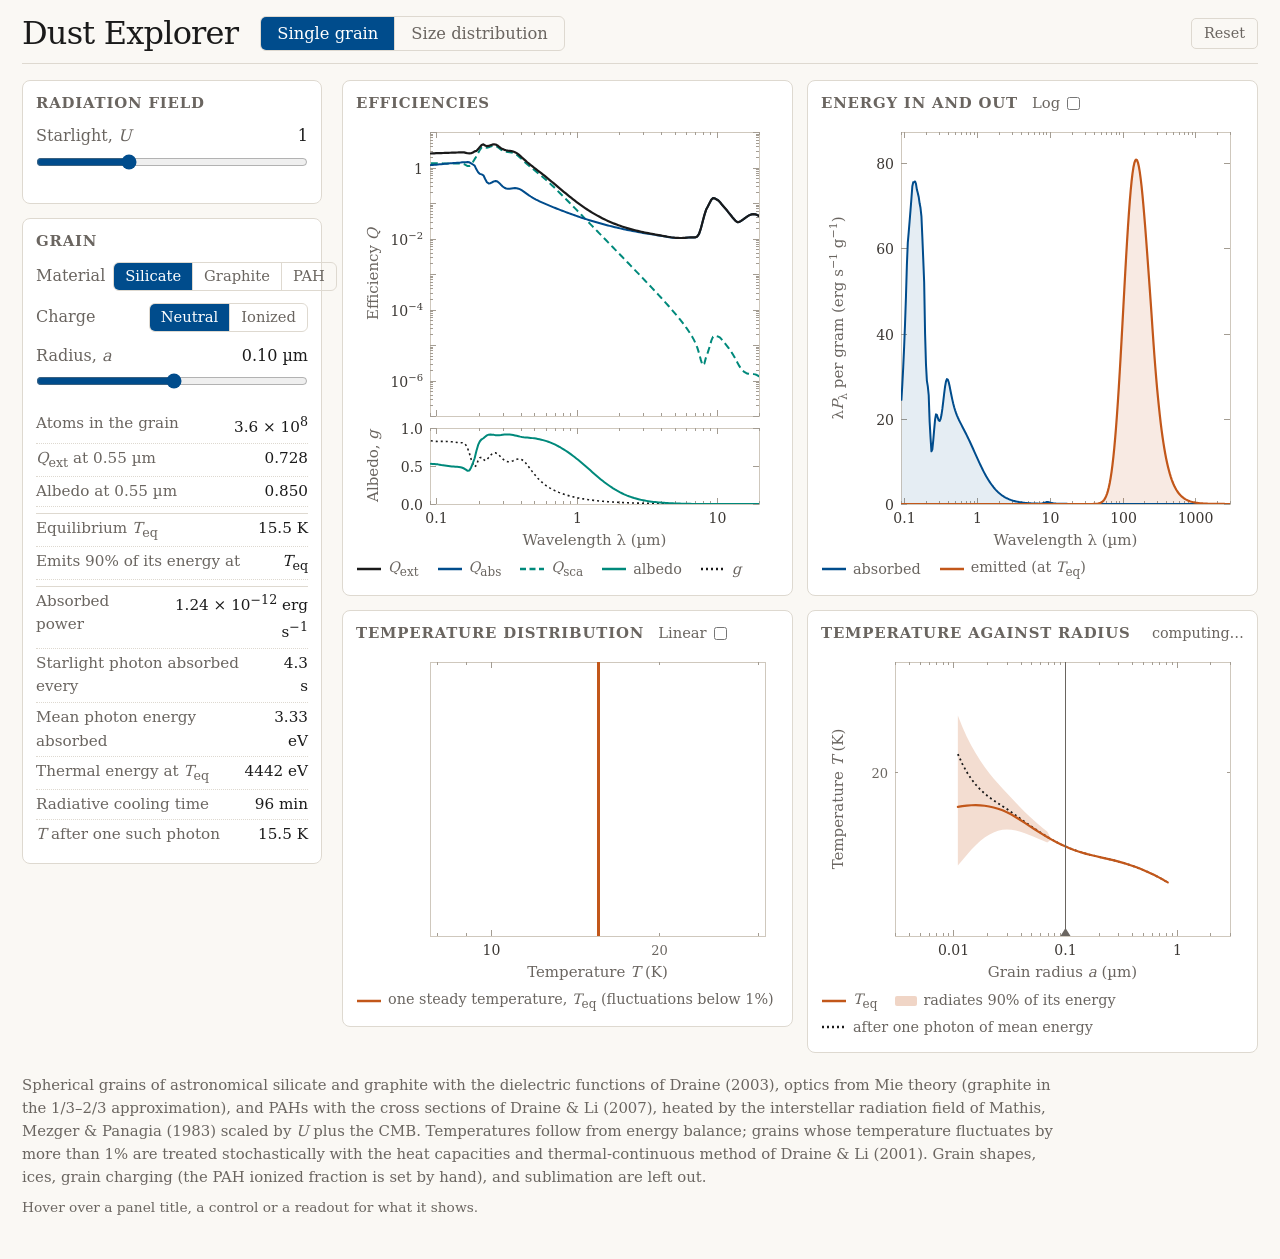
<file: index.html>
<!doctype html>
<html lang="en">
<head>
<meta charset="utf-8">
<meta name="viewport" content="width=device-width, initial-scale=1">
<title>Dust Explorer</title>
<link rel="stylesheet" href="style.css?v=222d54f">
<link rel="icon" href="data:image/svg+xml,%3Csvg xmlns=%27http://www.w3.org/2000/svg%27 viewBox=%270 0 16 16%27%3E%3Ccircle cx=%275%27 cy=%279%27 r=%273%27 fill=%27%23B5533C%27/%3E%3Ccircle cx=%2711%27 cy=%276%27 r=%272%27 fill=%27%232F5D8C%27/%3E%3Ccircle cx=%2710.5%27 cy=%2712%27 r=%271.4%27 fill=%27%23C2571A%27/%3E%3C/svg%3E">
</head>
<body>
<div id="err" hidden></div>
<div id="tip" hidden></div>

<header>
  <div class="bar">
    <span class="mark">Dust Explorer</span>
    <span class="seg tabs" role="tablist">
      <button id="tGrain" type="button" role="tab" title="One spherical grain of a chosen radius: its optics, the energy it absorbs and re-emits, and its temperature.">Single grain</button>
      <button id="tDist" type="button" role="tab" title="A power-law population of silicate and graphite grains: the extinction curve, the albedo, and the infrared spectrum per H nucleus.">Size distribution</button>
    </span>
    <button id="reset" class="ghost" title="Back to the defaults: a 0.1 um silicate grain, the MRN size distribution, and the solar-neighborhood radiation field (U = 1).">Reset</button>
  </div>
</header>

<main>
  <aside>
    <div class="rail">
    <section>
      <h2 title="The heating spectrum is the interstellar radiation field of Mathis, Mezger &amp; Panagia (1983) for the solar neighborhood, with its starlight scaled by U, plus the cosmic microwave background, which is not scaled. U = 1 is the local field; U ~ 10^2-10^5 is typical of photodissociation regions near hot stars.">Radiation field</h2>
      <div class="ctl" title="Starlight intensity relative to the solar neighborhood (Mathis, Mezger &amp; Panagia 1983). The spectral shape is held fixed; only its normalization changes.">
        <label for="sU"><span>Starlight, <i>U</i></span><span class="val" id="vU"></span></label>
        <input type="range" id="sU" min="-2" max="4" step="0.01">
      </div>
    </section>

    <section class="only-grain">
      <h2>Grain</h2>
      <div class="caserow" title="Astronomical silicate (MgFeSiO4, 3.5 g/cm3) or graphite (2.24 g/cm3), with the dielectric functions of Draine (2003), or polycyclic aromatic hydrocarbons with the cross sections of Draine &amp; Li (2007). Graphite is a conductor and absorbs more strongly in the far infrared; its small grains carry the 2175 A resonance. PAHs are large molecules with vibrational bands at 3.3-17 um, blending into graphite above 50 A.">
        <span>Material</span>
        <span class="seg"><button id="mSil" type="button">Silicate</button><button id="mGra" type="button">Graphite</button><button id="mPah" type="button">PAH</button></span>
      </div>
      <div class="caserow" id="chRow" hidden title="Charge state of the PAH. Cations absorb more in the visible and near infrared, and their C-C stretching bands (6-9 um) are an order of magnitude stronger than in neutrals, while the C-H stretch at 3.3 um is weaker.">
        <span>Charge</span>
        <span class="seg"><button id="chNeu" type="button">Neutral</button><button id="chIon" type="button">Ionized</button></span>
      </div>
      <div class="ctl" title="Grain radius. Silicate and graphite use bulk optical constants from 0.003 to 3 um. PAHs run from 3.55 A (20 C atoms, the smallest stable PAH) to 0.03 um, becoming graphite-like above 50 A.">
        <label for="sA"><span>Radius, <i>a</i></span><span class="val" id="vA"></span></label>
        <input type="range" id="sA" min="-2.523" max="0.477" step="0.005">
      </div>
      <div id="readG"></div>
    </section>

    <section class="only-dist">
      <div class="gh"><h2 title="Silicate and graphite follow dn/da proportional to a^-q between a_min and a_max, PAHs a log-normal in radius, each normalized by the number of Si or C atoms per million H nuclei locked into it.">Size distribution</h2>
        <span class="btns"><button id="mrn" class="ghost" type="button" title="Mathis, Rumpl &amp; Nordsieck (1977): q = 3.5 from 0.005 to 0.25 um for both materials, normalized as in Draine &amp; Lee (1984), which places 34 ppm of Si and 298 ppm of C in grains. No PAHs.">MRN</button><button id="mrnp" class="ghost" type="button" title="MRN with 45 ppm of C moved from graphite into PAHs: a log-normal centered at 4 A with width 0.4, the smaller of the two components of Draine &amp; Li (2007), half of them ionized.">MRN + PAHs</button></span></div>
      <div class="mat" id="dSil"></div>
      <div class="mat" id="dGra"></div>
      <div class="mat" id="dPah"></div>
    </section>

    <section class="only-dist">
      <h2>Per H nucleus</h2>
      <div id="readD"></div>
    </section>
    </div>
  </aside>

  <div class="grid only-grain" id="gGrain">
    <section class="panel">
      <div class="ph"><h2 title="Efficiency factors Q = cross section / geometric area pi a^2, from Mie theory. Extinction is absorption plus scattering. Small grains (2 pi a / lambda much less than 1) absorb in proportion to their volume and scatter in proportion to its square, so scattering dies away at long wavelengths; large grains have Q_ext near 2. The lower strip shows the albedo Q_sca/Q_ext and the asymmetry parameter g, the mean cosine of the scattering angle.">Efficiencies</h2></div>
      <canvas id="cvQ" aria-label="Efficiency factors against wavelength"></canvas>
      <canvas id="cvW" aria-label="Albedo and asymmetry parameter against wavelength"></canvas>
      <div class="legend" id="lgQ"></div>
    </section>

    <section class="panel">
      <div class="ph"><h2 title="Power absorbed from the radiation field and power emitted, per gram of dust, as lambda P_lambda on a logarithmic wavelength axis. On this axis the area under each curve is the total power, so the two areas are equal: the grain re-radiates in the infrared everything it absorbs in the ultraviolet and optical.">Energy in and out</h2>
        <span class="c2" title="Logarithmic power axis, to show the Wien tail of the emission and the faint absorption of the CMB near 1 mm."><label for="eLog">Log</label><input type="checkbox" id="eLog"></span>
        <span class="sub" id="eSub"></span></div>
      <canvas id="cvE" aria-label="Absorbed and emitted power against wavelength"></canvas>
      <div class="legend" id="lgE"></div>
    </section>

    <section class="panel">
      <div class="ph"><h2 title="Probability distribution of the grain temperature. A grain large enough to absorb many photons per cooling time holds a steady temperature T_eq set by balancing absorption and emission. A small grain is heated in spikes by single photons and cools between them, so it spends most of its time cold and a small fraction of it very hot. Computed with the thermal-continuous method of Draine &amp; Li (2001).">Temperature distribution</h2>
        <span class="c2" title="Linear probability axis. The logarithmic axis shows the rare hot states, which dominate the short-wavelength emission."><label for="pLin">Linear</label><input type="checkbox" id="pLin"></span></div>
      <canvas id="cvP" aria-label="Temperature probability distribution"></canvas>
      <div class="legend" id="lgP"></div>
    </section>

    <section class="panel">
      <div class="ph"><h2 title="Temperature against radius for the chosen material and field. The line is the equilibrium temperature; the band holds the middle 90% of the temperature distribution; the dotted line is the temperature reached by absorbing one photon of the mean absorbed energy starting from T_eq. Where that photon raises T well above T_eq, the grain is stochastically heated. Click or drag to choose the radius.">Temperature against radius</h2><span class="sub" id="tSub"></span></div>
      <canvas id="cvT" aria-label="Temperature against grain radius"></canvas>
      <div class="legend" id="lgT"></div>
    </section>
  </div>

  <div class="grid only-dist" id="gDist">
    <section class="panel">
      <div class="ph"><h2 title="Where the grains are: mass, or geometric cross section, per decade of radius, per H nucleus. For q = 3.5 the mass is in the largest grains and the surface area in the smallest.">Size distribution</h2>
        <span class="seg sm"><button id="sdMass" type="button">Mass</button><button id="sdArea" type="button">Area</button></span></div>
      <canvas id="cvS" aria-label="Size distribution"></canvas>
      <div class="legend" id="lgS"></div>
    </section>

    <section class="panel">
      <div class="ph"><h2 title="Extinction per H nucleus against inverse wavelength, the usual form of the interstellar extinction curve, and below it the albedo of the whole population. Grains of radius a extinguish most efficiently near 2 pi a / lambda ~ 1-3, so the small grains set the far-ultraviolet rise and the large ones the optical and infrared.">Extinction</h2>
        <span class="seg sm"><button id="xH" type="button" title="A_lambda / N_H in units of 10^-21 mag cm^2">per H</button><button id="xV" type="button" title="A_lambda / A_V">per A<sub>V</sub></button></span>
        <span class="seg sm"><button id="xsMat" type="button" title="Split the extinction and albedo by material">Materials</button><button id="xsSize" type="button" title="Split the extinction and albedo by grain radius: below 0.01 um, 0.01-0.1 um, and above 0.1 um, summed over both materials">Sizes</button></span>
        <span class="seg sm"><button id="xaInv" type="button" title="Inverse wavelength on a linear axis, the usual form of the extinction curve">1/λ</button><button id="xaLam" type="button" title="Wavelength from 0.09 to 1 um on a logarithmic axis">λ</button></span></div>
      <canvas id="cvX" aria-label="Extinction curve"></canvas>
      <canvas id="cvA" aria-label="Albedo against inverse wavelength"></canvas>
      <div class="legend" id="lgX"></div>
    </section>

    <section class="panel wide">
      <div class="ph"><h2 title="Infrared emission per H nucleus, lambda I_lambda / N_H, from every grain in the distribution heated by the chosen field. The smallest grains, heated in spikes, supply the mid-infrared; the large grains in equilibrium supply the far-infrared peak.">Infrared emission</h2>
        <span class="seg sm"><button id="spMat" type="button">Materials</button><button id="spSize" type="button">Sizes</button></span>
        <span class="sub" id="iSub"></span></div>
      <canvas id="cvI" aria-label="Infrared emission spectrum"></canvas>
      <div class="legend" id="lgI"></div>
    </section>
  </div>
</main>

<footer>
  <p>Spherical grains of astronomical silicate and graphite with the dielectric functions of Draine (2003), optics from Mie theory (graphite in the 1/3–2/3 approximation), and PAHs with the cross sections of Draine &amp; Li (2007), heated by the interstellar radiation field of Mathis, Mezger &amp; Panagia (1983) scaled by <i>U</i> plus the CMB. Temperatures follow from energy balance; grains whose temperature fluctuates by more than 1% are treated stochastically with the heat capacities and thermal-continuous method of Draine &amp; Li (2001). Grain shapes, ices, grain charging (the PAH ionized fraction is set by hand), and sublimation are left out.</p>
  <p class="src">Hover over a panel title, a control or a readout for what it shows.</p>
</footer>

<script src="physics.js?v=222d54f"></script>
<script src="app.js?v=222d54f"></script>
</body>
</html>
</file>
<file: style.css>
:root{
  --ink:#1a1a1a; --muted:#6a6560; --line:#ded9d0; --bg:#faf8f4;
  --panel:#fff; --accent:#004C8C;
}
*{box-sizing:border-box}
body{margin:0;background:var(--bg);color:var(--ink);
  font:18px/1.55 Charter,"PT Serif",Palatino,Georgia,"DejaVu Serif",serif}
header,main,footer{max-width:1460px;margin:0 auto;padding:0 22px}

#err{position:fixed;inset:0 0 auto 0;z-index:99;background:#7a1420;color:#fff;
  padding:9px 14px;font:12.5px/1.4 ui-monospace,Menlo,monospace;white-space:pre-wrap}
#tip{position:fixed;z-index:50;pointer-events:none;background:rgba(255,255,255,.96);
  border:1px solid var(--line);border-radius:6px;padding:6px 10px;font-size:.86rem;line-height:1.4;
  color:var(--ink);box-shadow:0 2px 8px rgba(0,0,0,.08);white-space:nowrap}
#tip .r{display:flex;justify-content:space-between;gap:14px}
#tip .r span{color:var(--muted)}
#tip .r b{font-weight:500;font-variant-numeric:tabular-nums}
#tip .sw{display:inline-block;width:16px;height:0;border-top:2.5px solid;vertical-align:middle;margin-right:6px}

.bar{display:flex;align-items:center;gap:22px;flex-wrap:wrap;padding-top:16px;
  padding-bottom:12px;border-bottom:1px solid var(--line)}
.mark{font-size:2.0rem;letter-spacing:-.025em;line-height:1.05;white-space:nowrap}
.ghost{color:var(--muted);font:inherit;font-size:.9rem;flex:0 0 auto;
  padding:3px 12px;border:1px solid var(--line);border-radius:5px;
  background:transparent;cursor:pointer}
.ghost:hover{background:#f1ede5;color:var(--ink)}
#reset{margin-left:auto}

.seg{display:inline-flex;border:1px solid var(--line);border-radius:6px;overflow:hidden;flex:0 0 auto}
.seg button{font:inherit;font-size:.92rem;padding:2px 11px;border:0;
  background:transparent;color:var(--muted);cursor:pointer;white-space:nowrap}
.seg button+button{border-left:1px solid var(--line)}
.seg button[aria-pressed="true"]{background:var(--accent);color:#fff}
.seg.tabs button{font-size:1.02rem;padding:4px 16px}
.seg.sm button{font-size:.86rem;padding:1px 9px}

main{display:grid;grid-template-columns:300px minmax(0,1fr);gap:20px;
  align-items:start;padding-top:16px;padding-bottom:8px}
aside{align-self:stretch}
.rail{position:sticky;top:10px;display:flex;flex-direction:column;gap:14px}
aside section,.panel{background:var(--panel);border:1px solid var(--line);
  border-radius:8px;padding:11px 13px 13px}
h2{font-size:.93rem;font-weight:600;letter-spacing:.055em;text-transform:uppercase;
  color:var(--muted);margin:0 0 9px}
.ph{display:flex;align-items:baseline;gap:14px;flex-wrap:wrap}
.ph h2{margin-bottom:7px}
.ph .sub{font-size:.9rem;color:var(--muted);margin-left:auto}
.gh{display:flex;align-items:baseline;justify-content:space-between;gap:8px;flex-wrap:wrap}
.gh .btns{display:flex;gap:6px}
.gh .ghost{font-size:.82rem;padding:2px 8px}

.ctl{margin-bottom:11px}
.ctl label{display:flex;justify-content:space-between;align-items:baseline;
  gap:8px;font-size:1.0rem;color:var(--muted);margin-bottom:2px}
.ctl .val{color:var(--ink);font-variant-numeric:tabular-nums;font-size:1.0rem;white-space:nowrap}
input[type=range]{width:100%;accent-color:var(--accent);height:18px;margin:0}
.caserow{display:flex;align-items:center;justify-content:space-between;gap:8px;
  margin:2px 0 12px;font-size:1.0rem;color:var(--muted)}
.c2{display:flex;align-items:center;gap:7px;font-size:.92rem;color:var(--muted)}
.c2 label{white-space:nowrap}
.c2 input[type=checkbox]{accent-color:var(--accent);margin:0}

.mat{border-top:1px solid var(--line);padding-top:9px;margin-top:6px}
.mat .mh{display:flex;align-items:center;gap:8px;font-size:1.0rem;margin-bottom:6px;cursor:pointer}
.mat .mh input{accent-color:var(--accent);margin:0}
.mat .mh .svsw{margin-right:2px}
.mat.off .ctl{opacity:.4}
.mat .ctl{margin-bottom:8px}
.mat .ctl label{font-size:.95rem}

.rd{display:flex;justify-content:space-between;gap:10px;font-size:.95rem;
  padding:3px 0;border-bottom:1px dotted var(--line)}
.rd:last-child{border-bottom:none}
.rd span{color:var(--muted)}
.rd b{font-weight:500;font-variant-numeric:tabular-nums;text-align:right}
.rd.gap{margin-top:6px;border-top:1px solid var(--line)}
#readG{margin-top:6px}

.grid{display:grid;grid-template-columns:minmax(0,1fr) minmax(0,1fr);gap:14px;align-items:start}
.panel.wide{grid-column:1 / -1}
/* An explicit CSS height is required: fit() sets the backing-store size from
   the measured box, and without one the new attribute becomes the layout
   height and the canvas grows on every draw. */
canvas{display:block;width:100%;touch-action:none}
#cvQ{height:300px} #cvW{height:128px}
#cvE{height:428px}
#cvP{height:330px} #cvT{height:330px}
#cvS{height:350px}
#cvX{height:250px} #cvA{height:128px}
#cvI{height:360px}
#cvT{cursor:crosshair}
.legend{display:flex;flex-wrap:wrap;gap:3px 18px;font-size:.9rem;color:var(--muted);margin-top:6px}
.legend>span{display:inline-flex;align-items:center;gap:6px;white-space:nowrap}
.legend .sw{display:inline-block;width:22px;height:0;border-top:2.5px solid}
.legend .sw.dash{border-top-style:dashed}
.legend .sw.dot{border-top-style:dotted;border-top-width:3px}
.legend .sw.band{height:10px;border:0;border-radius:2px}
.svsw{display:inline-block;vertical-align:middle;flex:0 0 auto}

body.tab-grain .only-dist{display:none}
body.tab-dist .only-grain{display:none}

footer{padding:6px 22px 34px;font-size:.93rem;color:var(--muted);line-height:1.55}
footer p{margin:.5em 0;max-width:110ch}
.src{font-size:.86rem}

@media (max-width:1180px){ .grid{grid-template-columns:minmax(0,1fr)} }
@media (max-width:860px){
  main{grid-template-columns:minmax(0,1fr)}
  .rail{position:static}
  header,main,footer{padding-left:16px;padding-right:16px}
  .mark{font-size:1.6rem;white-space:normal}
  #reset{margin-left:0}
}
</file>
